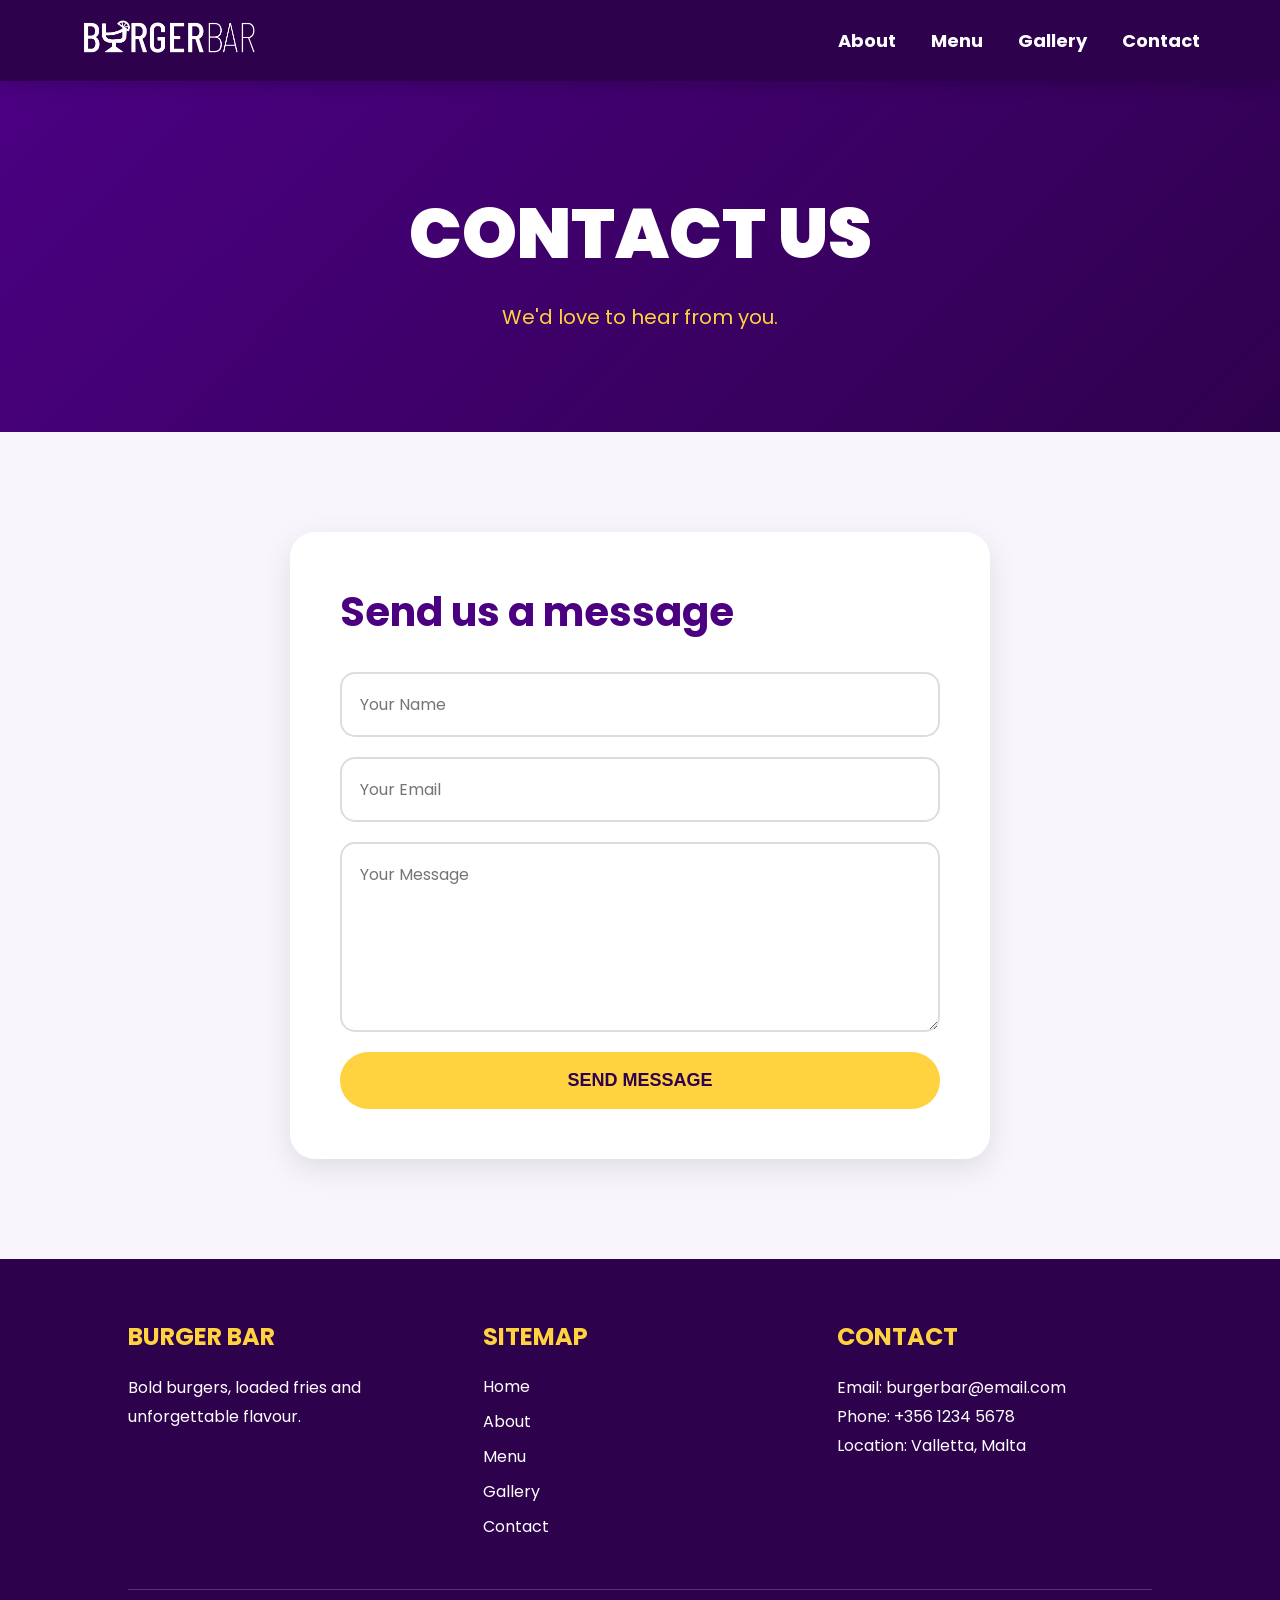
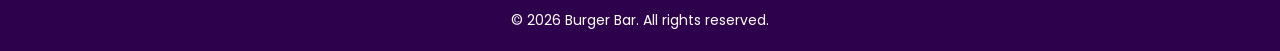
<file: contact.html>
<!DOCTYPE html>
<html lang="en">
<head>
    <meta charset="UTF-8">
    <meta name="viewport" content="width=device-width, initial-scale=1.0">

    <title>Contact | Burger Bar</title>

    <link rel="stylesheet" href="css/BurgerBar.css">

    <link rel="preconnect" href="https://fonts.googleapis.com">
    <link rel="preconnect" href="https://fonts.gstatic.com" crossorigin>

    <link href="https://fonts.googleapis.com/css2?family=Poppins:wght@300;400;500;700;900&display=swap" rel="stylesheet">
</head>
<body>

<!-- NAVBAR -->
<nav class="navbar">

    <div class="logo">
        <a href="BurgerBar.html">
            <img src="images/burgerbarlogo.png" alt="Burger Bar Logo">
        </a>
    </div>

    <div class="nav-links">
        <a href="about.html">About</a>
        <a href="menu.html">Menu</a>
        <a href="gallery.html">Gallery</a>
        <a href="contact.html">Contact</a>
    </div>

</nav>


<!-- HEADER -->
<section class="page-header">

    <h1>CONTACT US</h1>

    <p>
        We'd love to hear from you.
    </p>

</section>


<!-- CONTACT SECTION -->
<section class="contact-section">

    <div class="contact-container">

        <h2>Send us a message</h2>

        <form>

            <input type="text" placeholder="Your Name">

            <input type="email" placeholder="Your Email">

            <textarea rows="6" placeholder="Your Message"></textarea>

            <button type="submit">
                SEND MESSAGE
            </button>

        </form>

    </div>

</section>

<footer class="footer">

    <div class="footer-container">

        <div class="footer-box">
            <h3>BURGER BAR</h3>

            <p>
                Bold burgers, loaded fries and unforgettable flavour.
            </p>
        </div>

        <div class="footer-box">
            <h3>SITEMAP</h3>

            <a href="BurgerBar.html">Home</a>
            <a href="about.html">About</a>
            <a href="menu.html">Menu</a>
            <a href="gallery.html">Gallery</a>
            <a href="contact.html">Contact</a>
        </div>

        <div class="footer-box">
            <h3>CONTACT</h3>

            <p>Email: burgerbar@email.com</p>
            <p>Phone: +356 1234 5678</p>
            <p>Location: Valletta, Malta</p>
        </div>

    </div>

    <div class="footer-bottom">
        © 2026 Burger Bar. All rights reserved.
    </div>

</footer>

</body>
</html>
</file>
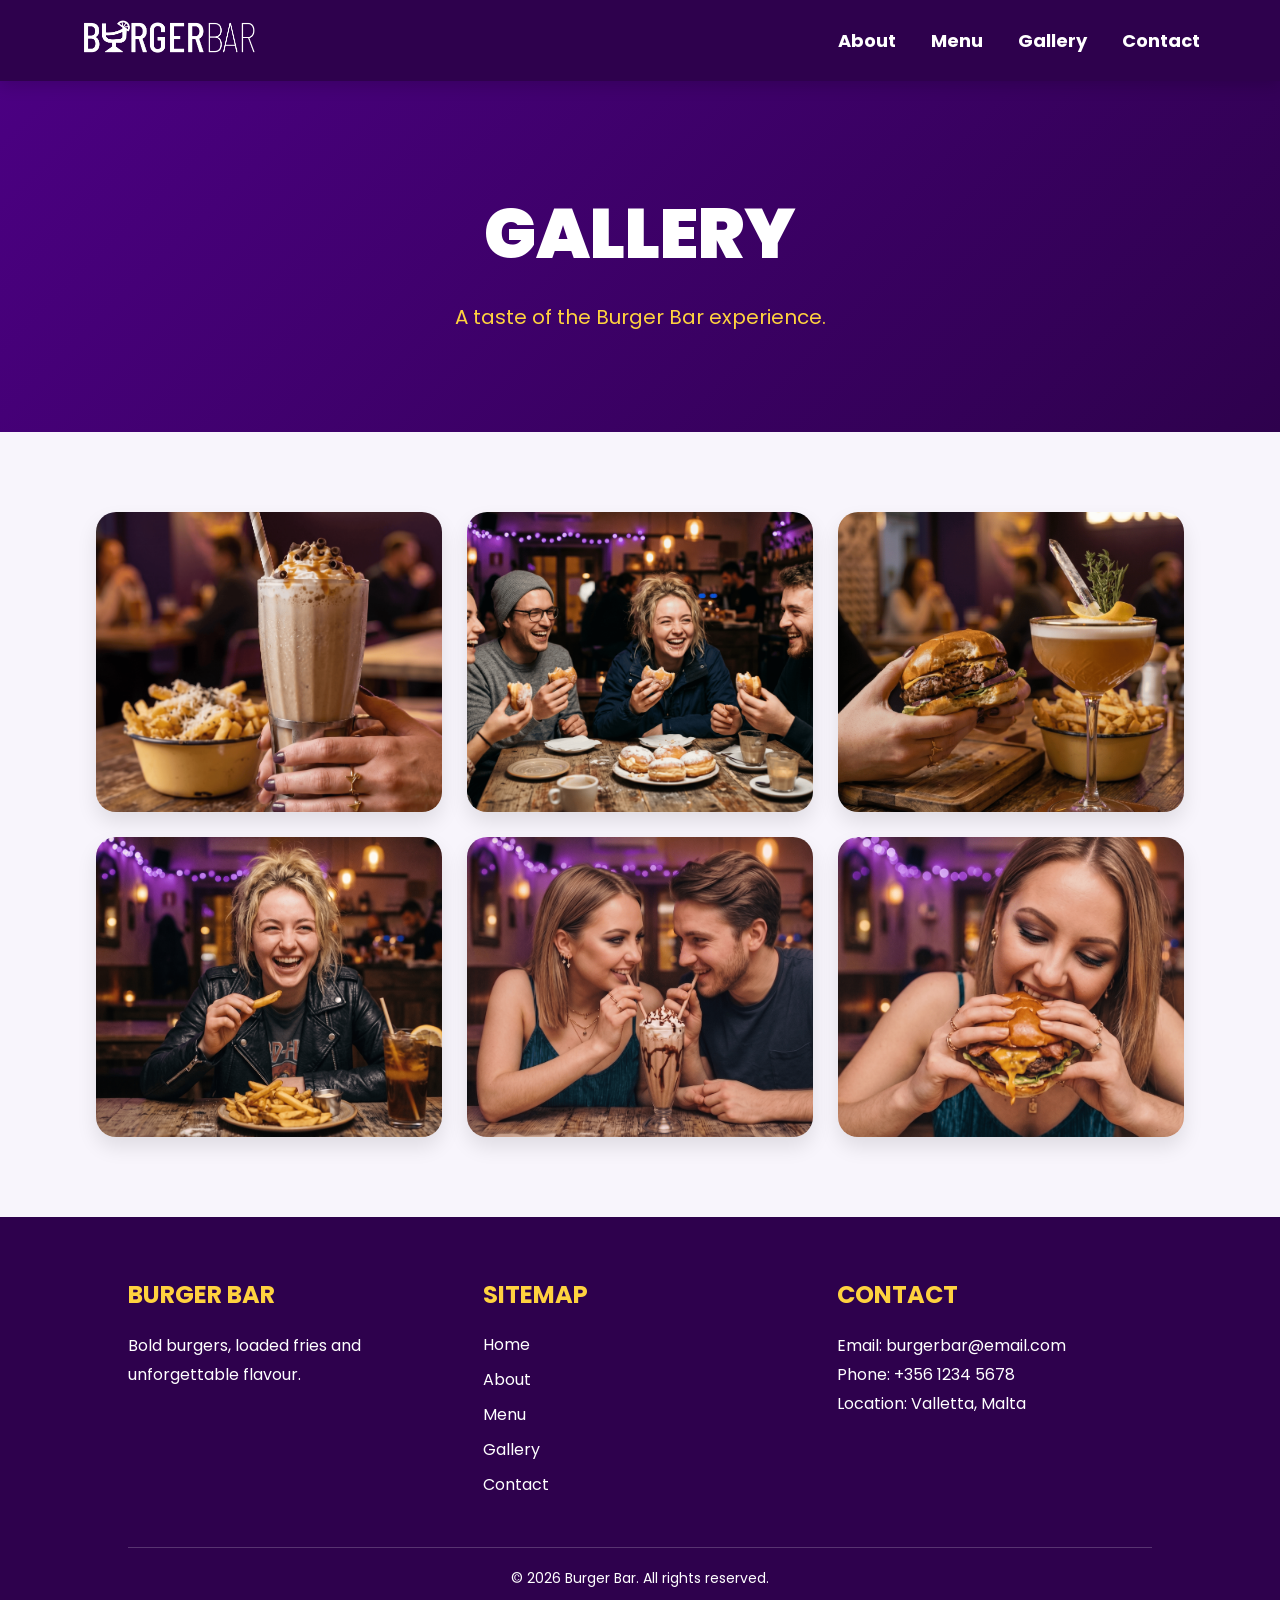
<file: gallery.html>
<!DOCTYPE html>
<html lang="en">
<head>
    <meta charset="UTF-8">
    <meta name="viewport" content="width=device-width, initial-scale=1.0">

    <title>Gallery | Burger Bar</title>

    <link rel="stylesheet" href="css/BurgerBar.css">

    <link rel="preconnect" href="https://fonts.googleapis.com">
    <link rel="preconnect" href="https://fonts.gstatic.com" crossorigin>

    <link href="https://fonts.googleapis.com/css2?family=Poppins:wght@300;400;500;700;900&display=swap" rel="stylesheet">
</head>
<body>

<!-- NAVBAR -->
<nav class="navbar">

    <div class="logo">
        <a href="BurgerBar.html">
            <img src="images/burgerbarlogo.png" alt="Burger Bar Logo">
        </a>
    </div>

    <div class="nav-links">
        <a href="about.html">About</a>
        <a href="menu.html">Menu</a>
        <a href="gallery.html">Gallery</a>
        <a href="contact.html">Contact</a>
    </div>

</nav>


<!-- HEADER -->
<section class="page-header">

    <h1>GALLERY</h1>

    <p>
        A taste of the Burger Bar experience.
    </p>

</section>


<!-- GALLERY -->
<section class="gallery-grid">

    <img src="images/shakefries.png" alt="shake and fries">
    <img src="images/friends.png" alt="friends eating">
    <img src="images/burgerdrink.png" alt="burger and drink">
    <img src="images/fries.png" alt="fries">
    <img src="images/couple.png" alt="couple at bar">
    <img src="images/burgerbite.png" alt="eating burger">

</section>

<footer class="footer">

    <div class="footer-container">

        <div class="footer-box">
            <h3>BURGER BAR</h3>

            <p>
                Bold burgers, loaded fries and unforgettable flavour.
            </p>
        </div>

        <div class="footer-box">
            <h3>SITEMAP</h3>

            <a href="BurgerBar.html">Home</a>
            <a href="about.html">About</a>
            <a href="menu.html">Menu</a>
            <a href="gallery.html">Gallery</a>
            <a href="contact.html">Contact</a>
        </div>

        <div class="footer-box">
            <h3>CONTACT</h3>

            <p>Email: burgerbar@email.com</p>
            <p>Phone: +356 1234 5678</p>
            <p>Location: Valletta, Malta</p>
        </div>

    </div>

    <div class="footer-bottom">
        © 2026 Burger Bar. All rights reserved.
    </div>

</footer>

</body>
</html>
</file>
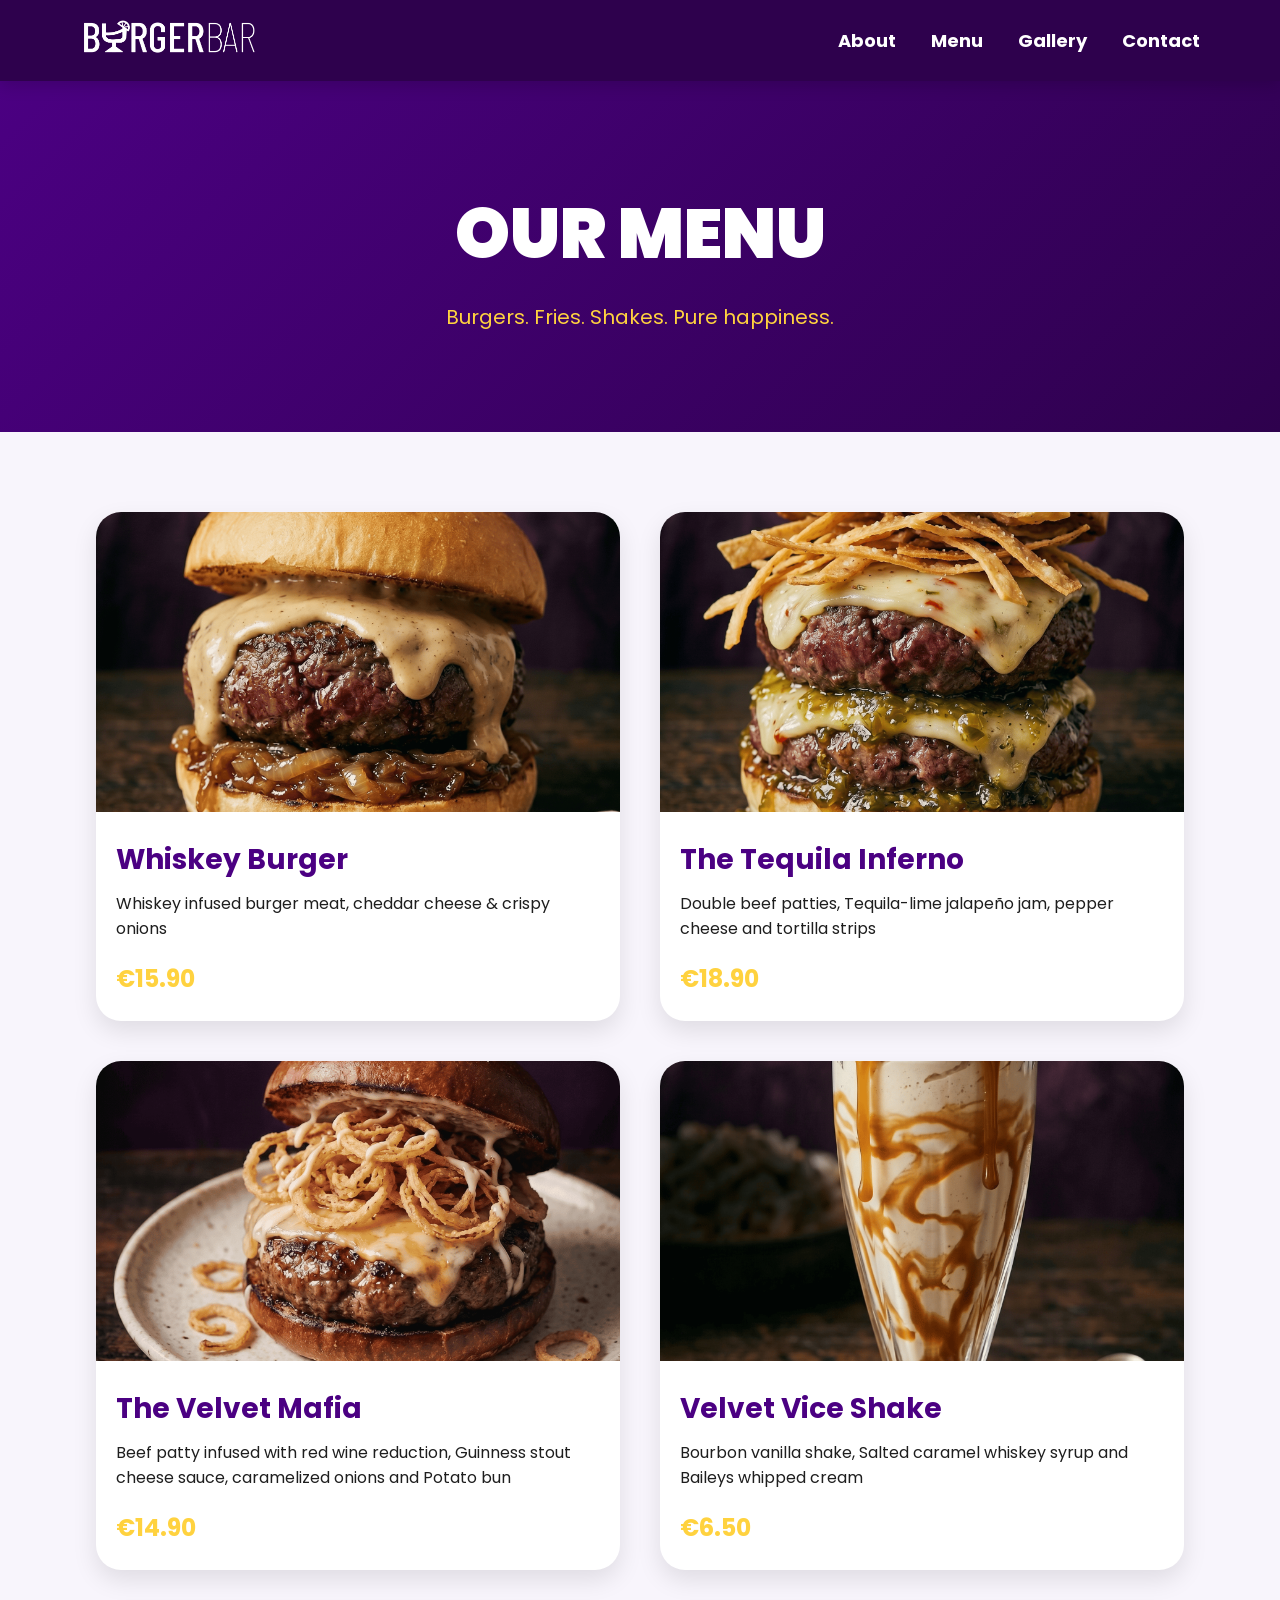
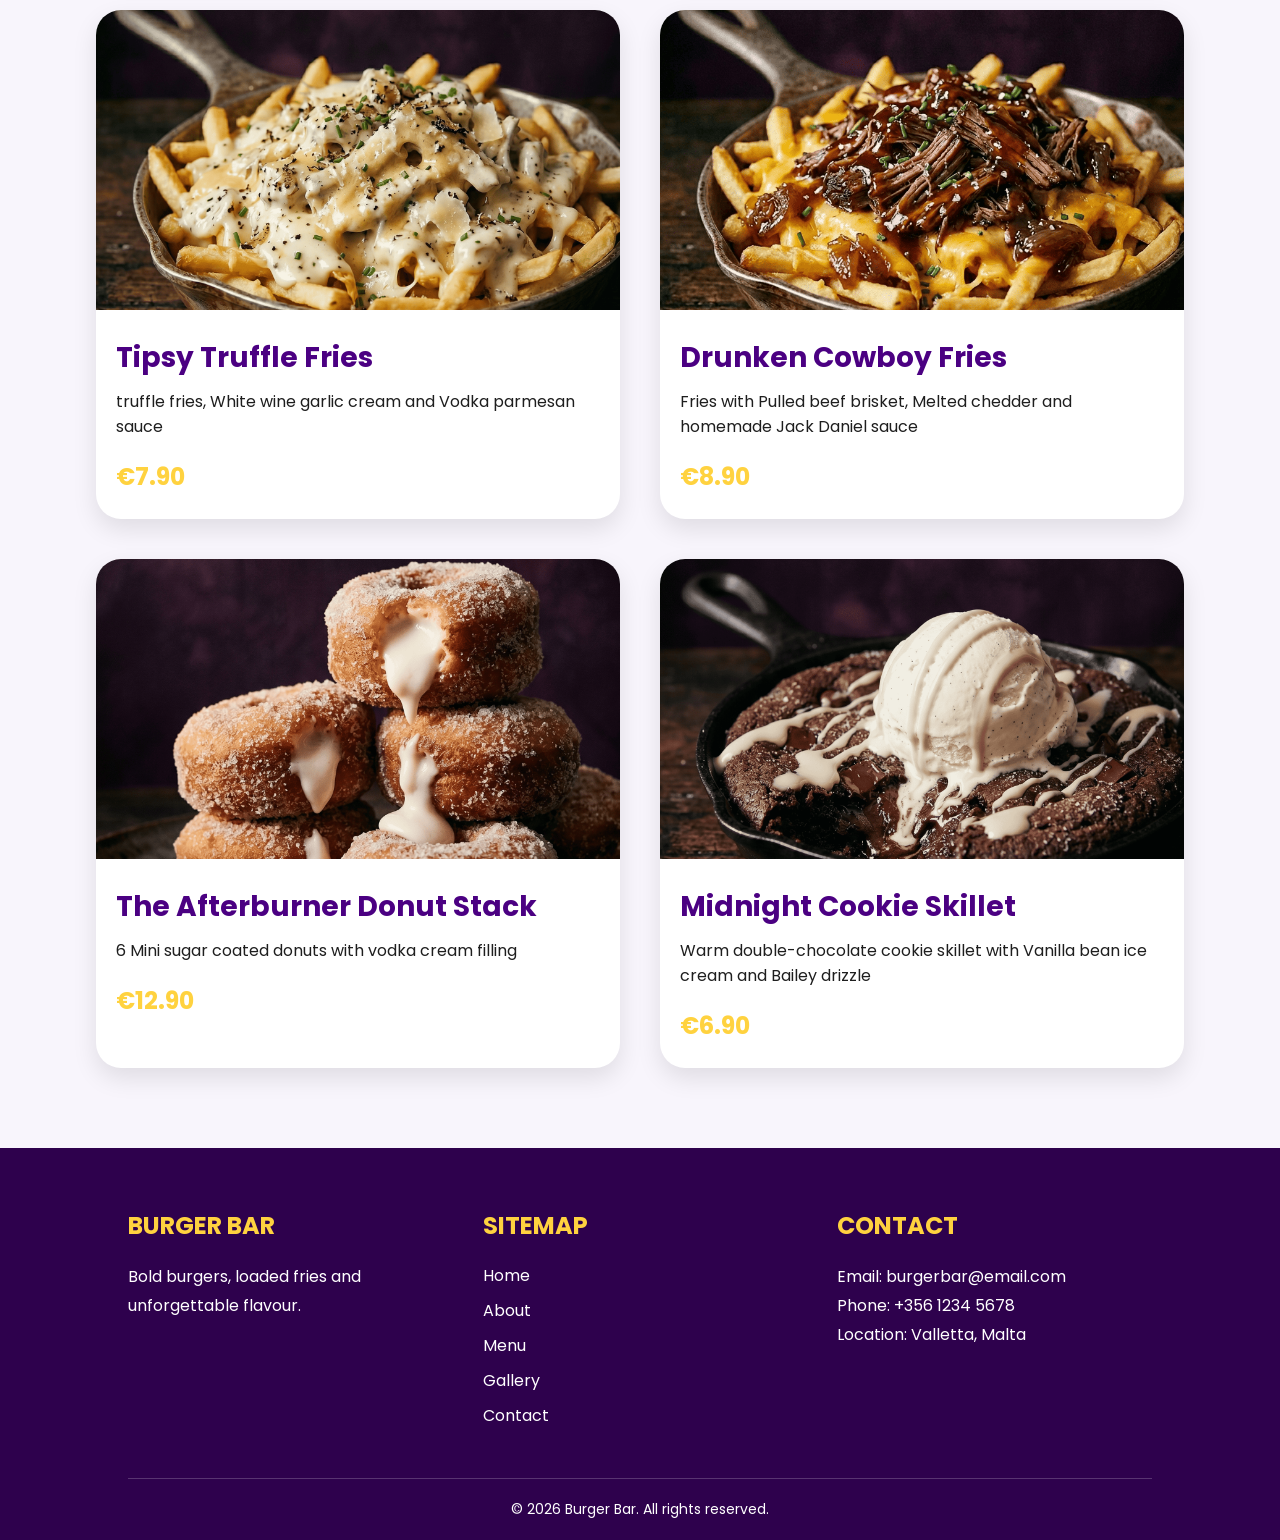
<file: menu.html>
<!DOCTYPE html>
<html lang="en">
<head>
    <meta charset="UTF-8">
    <meta name="viewport" content="width=device-width, initial-scale=1.0">

    <title>Menu | Burger Bar</title>

    <link rel="stylesheet" href="css/BurgerBar.css">

    <link rel="preconnect" href="https://fonts.googleapis.com">
    <link rel="preconnect" href="https://fonts.gstatic.com" crossorigin>

    <link href="https://fonts.googleapis.com/css2?family=Poppins:wght@300;400;500;700;900&display=swap" rel="stylesheet">
</head>
<body>

<!-- NAVBAR -->
<nav class="navbar">

    <div class="logo">
        <a href="BurgerBar.html">
            <img src="images/burgerbarlogo.png" alt="Burger Bar Logo">
        </a>
    </div>

    <div class="nav-links">
        <a href="about.html">About</a>
        <a href="menu.html">Menu</a>
        <a href="gallery.html">Gallery</a>
        <a href="contact.html">Contact</a>
    </div>

</nav>


<!-- PAGE TITLE -->
<section class="page-header">

    <h1>OUR MENU</h1>

    <p>
        Burgers. Fries. Shakes. Pure happiness.
    </p>

</section>


<!-- MENU GRID -->
<section class="food-grid">

    <div class="food-card">
        <img src="images/whiskeyburger.png">
        <h3>Whiskey Burger</h3>
        <p>Whiskey infused burger meat, cheddar cheese & crispy onions</p>
        <span>€15.90</span>
    </div>

    <div class="food-card">
        <img src="images/teqburger.png">
        <h3>The Tequila Inferno</h3>
        <p>Double beef patties, Tequila-lime jalapeño jam, pepper cheese and tortilla strips</p>
        <span>€18.90</span>
    </div>

    <div class="food-card">
        <img src="images/velvet.png">
        <h3>The Velvet Mafia</h3>
        <p>Beef patty infused with red wine reduction, Guinness stout cheese sauce, caramelized    onions and Potato bun</p>
        <span>€14.90</span>
    </div>

    <div class="food-card">
        <img src="images/shake.png">
        <h3>Velvet Vice Shake</h3>
        <p>Bourbon vanilla shake, Salted caramel whiskey syrup and Baileys whipped cream </p>
        <span>€6.50</span>
    </div>

<div class="food-card">
    <img src="images/trufflefries.png">
    <h3>Tipsy Truffle Fries</h3>
    <p> truffle fries, White wine garlic cream and Vodka parmesan sauce</p>
    <span>€7.90</span>
</div>

<div class="food-card">
    <img src="images/drunkfries.png" >
    <h3>Drunken Cowboy Fries</h3>
    <p> Fries with Pulled beef brisket, Melted chedder and homemade Jack Daniel sauce </p>
    <span>€8.90</span>
</div>

<div class="food-card">
    <img src="images/donuts.png">
    <h3>The Afterburner Donut Stack</h3>
    <p>6 Mini sugar coated donuts with vodka cream filling</p>
    <span>€12.90</span>
</div>

</div>
<div class="food-card">
    <img src="images/cookie.png">
    <h3>Midnight Cookie Skillet</h3>
    <p> Warm double-chocolate cookie skillet with Vanilla bean ice cream and Bailey drizzle </p>
    <span>€6.90</span>
</div>

</section>

<footer class="footer">

    <div class="footer-container">

        <div class="footer-box">
            <h3>BURGER BAR</h3>

            <p>
                Bold burgers, loaded fries and unforgettable flavour.
            </p>
        </div>

        <div class="footer-box">
            <h3>SITEMAP</h3>

            <a href="BurgerBar.html">Home</a>
            <a href="about.html">About</a>
            <a href="menu.html">Menu</a>
            <a href="gallery.html">Gallery</a>
            <a href="contact.html">Contact</a>
        </div>

        <div class="footer-box">
            <h3>CONTACT</h3>

            <p>Email: burgerbar@email.com</p>
            <p>Phone: +356 1234 5678</p>
            <p>Location: Valletta, Malta</p>
        </div>

    </div>

    <div class="footer-bottom">
        © 2026 Burger Bar. All rights reserved.
    </div>

</footer>



</body>
</html>
</file>
<file: css/BurgerBar.css>
/* =========================
   GLOBAL STYLES
========================= */

*{
    margin:0;
    padding:0;
    box-sizing:border-box;
}

body{
    font-family:'Poppins', sans-serif;
    background:#F8F5FC;
    color:#1E1E1E;
    overflow-x:hidden;
}

/* =========================
   NAVBAR
========================= */

.navbar{
    width:100%;
    background:#2E014D;
    display:flex;
    justify-content:space-between;
    align-items:center;
    padding:20px 80px;
    position:sticky;
    top:0;
    z-index:1000;
    box-shadow:0 5px 15px rgba(0,0,0,0.15);
}

.logo img{
    width:180px;
    height:auto;
}

.nav-links{
    display:flex;
    gap:35px;
}

.nav-links a{
    text-decoration:none;
    color:white;
    font-size:18px;
    font-weight:bold;
    position:relative;
    transition:0.3s ease;
}

.nav-links a:hover{
    color:#FFD23F;
}

.nav-links a::after{
    content:"";
    position:absolute;
    width:0%;
    height:3px;
    background:#FFD23F;
    left:0;
    bottom:-8px;
    transition:0.3s;
    border-radius:10px;
}

.nav-links a:hover::after{
    width:100%;
}

/* =========================
   HERO SECTION
========================= */

.hero{
    display:flex;
    justify-content:space-between;
    align-items:center;
    padding:80px 10%;
    background:linear-gradient(
        135deg,
        #4B0082 0%,
        #2E014D 100%
    );
    color:white;
    min-height:85vh;
}

.hero-text{
    flex:1;
}

.hero-text h2{
    font-size:70px;
    font-weight:900;
    line-height:1;
    margin-bottom:20px;
}

.hero-text h3{
    font-size:28px;
    color:#FFD23F;
    margin-bottom:20px;
}

.hero-text p{
    font-size:18px;
    line-height:1.8;
    max-width:600px;
    margin-bottom:30px;
}

/* HERO BUTTON */

.hero-btn{
    display:inline-block;
    background:#FFD23F;
    color:#2E014D;
    padding:15px 30px;
    border-radius:50px;
    text-decoration:none;
    font-weight:bold;
    transition:0.3s ease;
}

.hero-btn:hover{
    transform:translateY(-3px);
    background:white;
}

/* HERO IMAGE */

.hero-image img{
    width:550px;
    max-width:100%;
    filter:drop-shadow(0 15px 25px rgba(0,0,0,0.4));
    transition:0.4s ease;
}

.hero-image img:hover{
    transform:scale(1.05) rotate(-2deg);
}

/* =========================
   SECTION TITLE
========================= */

.section-title{
    text-align:center;
    font-size:42px;
    color:#4B0082;
    margin-top:60px;
    margin-bottom:20px;
    font-weight:800;
}

/* =========================
   TABLE
========================= */

table{
    width:85%;
    margin:60px auto;
    border-collapse:collapse;
    background:white;
    border-radius:20px;
    overflow:hidden;
    box-shadow:0 10px 30px rgba(0,0,0,0.08);
}

th{
    background:#4B0082;
    color:white;
    padding:20px;
    font-size:20px;
}

td{
    padding:18px;
    text-align:center;
    font-size:16px;
    border-bottom:1px solid #eee;
}

tr:hover{
    background:#FFF6D8;
    transition:0.3s;
}

/* =========================
   HOMEPAGE MENU GRID
========================= */

.menu{
    width:85%;
    margin:60px auto;
    display:grid;
    grid-template-columns:repeat(3, 1fr);
    gap:25px;
    list-style:none;
}

.menu li{
    background:white;
    padding:35px;
    text-align:center;
    border-radius:20px;
    font-size:22px;
    font-weight:bold;
    color:#4B0082;
    box-shadow:0 8px 20px rgba(0,0,0,0.08);
    transition:0.3s ease;
}

.menu li:hover{
    transform:translateY(-10px);
    background:#FFD23F;
    color:#2E014D;
}

/* =========================
   BOTTOM BAR
========================= */

.bottombar{
    background:#2E014D;
    color:white;
    text-align:center;
    padding:25px;
    margin-top:60px;
}

.bottombar h3{
    font-size:22px;
}

/* =========================
   PAGE HEADER
========================= */

.page-header{
        background:linear-gradient(
        135deg,
        #4B0082 0%,
        #2E014D 100%
    );

    color:white;
    text-align:center;
    padding:100px 20px;
}

.page-header h1{
    font-size:70px;
    font-weight:900;
    margin-bottom:15px;
}

.page-header p{
    font-size:20px;
    color:#FFD23F;
}

/* =========================
   ABOUT HERO
========================= */

.about-hero{
    height:60vh;

    background:linear-gradient(
         135deg,
        #4B0082 0%,
        #2E014D 100%
    ),
    url("burger-hero.jpg");

    background-size:cover;
    background-position:center;

    display:flex;
    justify-content:center;
    align-items:center;

    text-align:center;
    color:white;
}

.about-hero h1{
    font-size:90px;
    font-weight:900;
}

.about-hero p{
    font-size:22px;
    color:#FFD23F;
    margin-top:10px;
}

/* =========================
   ABOUT SECTION
========================= */

.about-section{
    display:flex;
    align-items:center;
    gap:60px;

    padding:100px 10%;
    background:#F8F5FC;
}

.about-text{
    flex:1;
}

.about-text h2{
    font-size:45px;
    color:#4B0082;
    margin-bottom:20px;
}

.about-text p{
    line-height:1.8;
    margin-bottom:20px;
    font-size:18px;
}

.about-image{
    flex:1;
}

.about-image img{
    width:90%;
    border-radius:25px;

    box-shadow:0 15px 30px rgba(0,0,0,0.2);
}

/* =========================
   FEATURES
========================= */

.about-features{
    display:grid;
    grid-template-columns:repeat(3,1fr);

    gap:30px;
    padding:80px 10%;
}

.feature-card{
    background:white;
    padding:40px;
    border-radius:25px;
    text-align:center;

    box-shadow:0 10px 25px rgba(0,0,0,0.08);

    transition:0.3s ease;
}

.feature-card:hover{
    transform:translateY(-10px);
    background:#FFD23F;
}

.feature-card h3{
    color:#4B0082;
    margin-bottom:15px;
}

/* =========================
   CTA
========================= */

.about-cta{
    background:#2E014D;
    color:white;
    text-align:center;
    padding:100px 20px;
}

.about-cta h2{
    font-size:40px;
    margin-bottom:30px;
}

/* =========================
   FOOD MENU GRID
========================= */

.food-grid{
    width:85%;
    margin:80px auto;

    display:grid;
    grid-template-columns:repeat(2,1fr);
    gap:40px;
}

.food-card{
    background:white;
    border-radius:25px;
    overflow:hidden;

    box-shadow:0 10px 25px rgba(0,0,0,0.1);

    transition:0.3s ease;
}

.food-card:hover{
    transform:translateY(-10px);
}

.food-card img{
    width:100%;
    height:300px;
    object-fit:cover;
}

.food-card h3{
    font-size:28px;
    color:#4B0082;
    padding:20px 20px 10px;
}

.food-card p{
    padding:0 20px 20px;
}

.food-card span{
    display:block;
    padding:0 20px 25px;

    color:#FFD23F;
    font-size:24px;
    font-weight:bold;
}

/* =========================
   GALLERY
========================= */

.gallery-grid{
    width:85%;
    margin:80px auto;

    display:grid;
    grid-template-columns:repeat(3,1fr);
    gap:25px;
}

.gallery-grid img{
    width:100%;
    height:300px;
    object-fit:cover;

    border-radius:20px;

    transition:0.3s ease;

    box-shadow:0 10px 20px rgba(0,0,0,0.1);
}

.gallery-grid img:hover{
    transform:scale(1.03);
}

/* =========================
   CONTACT PAGE
========================= */

.contact-section{
    padding:100px 20px;

    display:flex;
    justify-content:center;
}

.contact-container{
    width:100%;
    max-width:700px;

    background:white;
    padding:50px;

    border-radius:25px;

    box-shadow:0 10px 30px rgba(0,0,0,0.1);
}

.contact-container h2{
    color:#4B0082;
    font-size:40px;
    margin-bottom:30px;
}

form{
    display:flex;
    flex-direction:column;
}

input,
textarea{
    padding:18px;
    margin-bottom:20px;

    border:2px solid #ddd;
    border-radius:15px;

    font-size:16px;
    font-family:'Poppins', sans-serif;
}

input:focus,
textarea:focus{
    border-color:#4B0082;
    outline:none;
}

button{
    background:#FFD23F;
    color:#2E014D;

    border:none;

    padding:18px;

    border-radius:50px;

    font-size:18px;
    font-weight:bold;

    cursor:pointer;

    transition:0.3s ease;
}

button:hover{
    background:#4B0082;
    color:white;
}

/* =========================
   RESPONSIVE
========================= */

@media(max-width:1000px){

    .hero{
        flex-direction:column;
        text-align:center;
        gap:50px;
    }

    .hero-text h2{
        font-size:55px;
    }

    .menu{
        grid-template-columns:1fr 1fr;
    }
}

@media(max-width:900px){

    .about-section{
        flex-direction:column;
    }

    .about-features{
        grid-template-columns:1fr;
    }

    .food-grid{
        grid-template-columns:1fr;
    }

    .gallery-grid{
        grid-template-columns:1fr;
    }

    .page-header h1{
        font-size:50px;
    }

    .about-hero h1{
        font-size:60px;
    }
}

@media(max-width:768px){

    .navbar{
        flex-direction:column;
        gap:20px;
        padding:20px;
    }

    .nav-links{
        flex-wrap:wrap;
        justify-content:center;
    }

    .hero{
        padding:60px 30px;
    }

    .hero-text h2{
        font-size:45px;
    }

    .hero-text h3{
        font-size:24px;
    }

    .menu{
        grid-template-columns:1fr;
    }

    table{
        width:95%;
    }
}

/* =========================
   FOOTER
========================= */

.footer{
    background:#2E014D;
    color:white;
    padding:60px 10% 20px;
}

.footer-container{
    display:grid;
    grid-template-columns:repeat(3,1fr);
    gap:40px;
}

.footer-box h3{
    color:#FFD23F;
    margin-bottom:20px;
    font-size:24px;
}

.footer-box p{
    line-height:1.8;
}

.footer-box a{
    display:block;
    color:white;
    text-decoration:none;
    margin-bottom:10px;
    transition:0.3s;
}

.footer-box a:hover{
    color:#FFD23F;
}

.footer-bottom{
    text-align:center;
    margin-top:40px;
    border-top:1px solid rgba(255,255,255,0.2);
    padding-top:20px;
    font-size:14px;
}

@media(max-width:768px){

    .footer-container{
        grid-template-columns:1fr;
        text-align:center;
    }

}

/* =========================
   PROMO SLIDER
========================= */

.promo-slider{
    width:85%;
    height:220px;

    margin:60px auto;

    overflow:hidden;

    border-radius:30px;

    position:relative;

    box-shadow:0 15px 30px rgba(0,0,0,0.15);
}

/* TRACK */

.promo-track{
    display:flex;
    width:200%; /* ONLY 2 slides */
    height:100%;

    animation:slidePromo 8s infinite;
}

/* INDIVIDUAL SLIDES */

.promo-slide{
    width:50%;

    flex-shrink:0;

    display:flex;
    flex-direction:column;
    justify-content:center;
    align-items:center;

    text-align:center;

    padding:40px;

    color:white;
}


/* FIRST SLIDE WITH IMAGE BACKGROUND */
.promo-slide:nth-child(1){
    background-image: linear-gradient(135deg, rgba(46, 1, 77, 0.55), rgba(46, 1, 77, 0.70)), 
                      url('images/burgerbite.png');
    background-size: cover;
    background-position: center;
    color: #FFD23F; /* Keeping your text color */
}

/* SECOND SLIDE WITH IMAGE BACKGROUND */
.promo-slide:nth-child(2){
    background-image: linear-gradient(135deg, rgba(46, 1, 77, 0.55), rgba(46, 1, 77, 0.70)), 
                      url('images/couple.png');
    background-size: cover;
    background-position: center;
    color: #FFD23F; /* Keeping your text color */
}

/* TEXT */

.promo-slide h2{
    font-size:48px;
    margin-bottom:15px;
    font-weight:900;
}

.promo-slide p{
    font-size:22px;
    max-width:700px;
}

/* ANIMATION */

@keyframes slidePromo{

    /* FIRST SLIDE */
    0%{
        transform:translateX(0%);
    }

    40%{
        transform:translateX(0%);
    }

    /* TRANSITION TO SECOND */
    50%{
        transform:translateX(-50%);
    }

    /* HOLD SECOND SLIDE */
    90%{
        transform:translateX(-50%);
    }

    /* RETURN TO FIRST */
    100%{
        transform:translateX(0%);
    }
}

/* RESPONSIVE */

@media(max-width:768px){

    .promo-slider{
        width:92%;
        height:250px;
    }

    .promo-slide h2{
        font-size:30px;
    }

}
</file>
